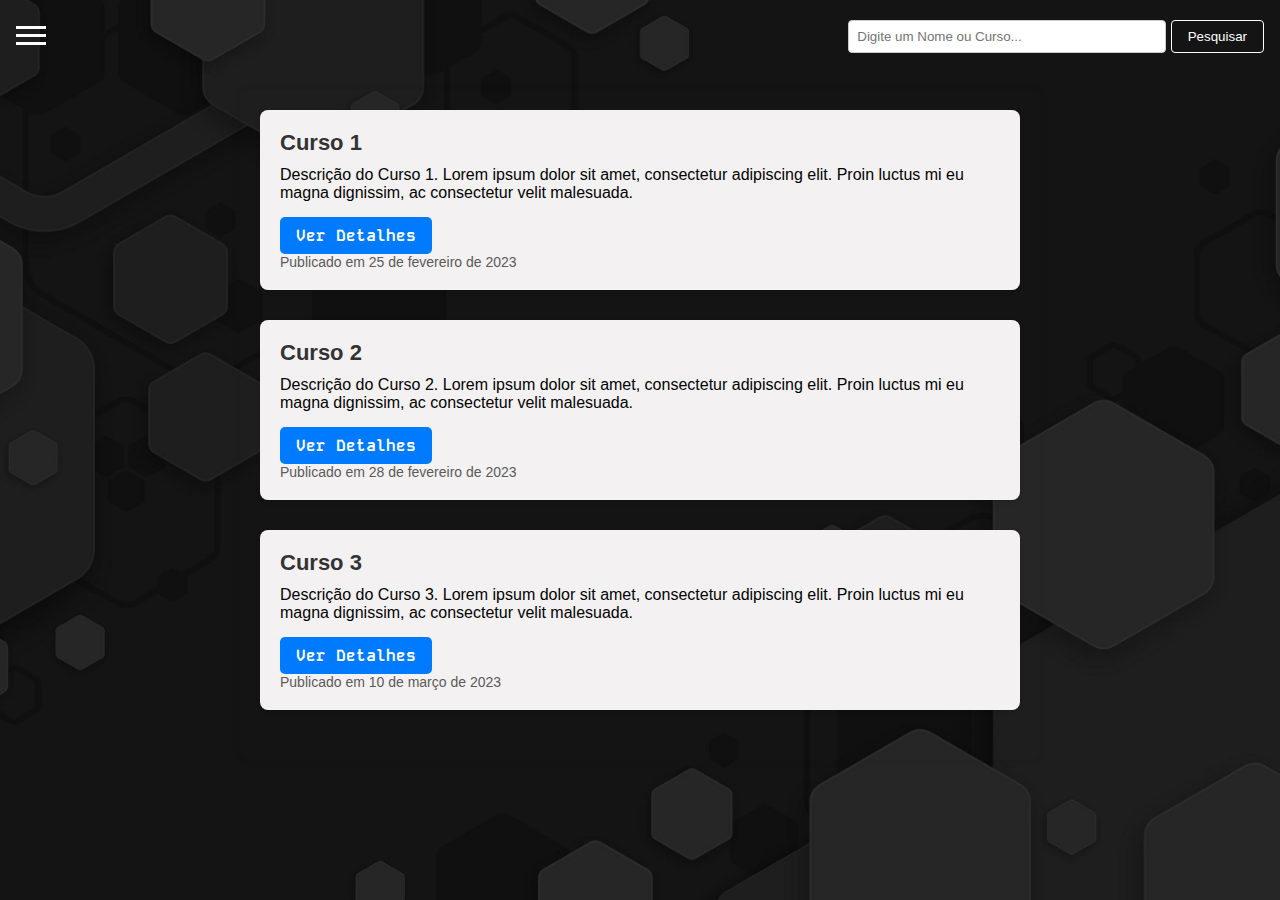
<file: html/consulta.html>
<!DOCTYPE html>
<html lang="pt-br">
<head>
    <meta charset="UTF-8">
    <meta http-equiv="X-UA-Compatible" content="IE=edge">
    <meta name="viewport" content="width=device-width, initial-scale=1.0">
   
    <link rel="shortcut icon" href="../images/html.ico" type="image/x-icon">

    <title>Alterar Aluno</title>
    
    <link rel="stylesheet" href="../css/consulta.css">
    <link rel="stylesheet" href="../css/menu.css"> 
    <link rel="stylesheet" href="../css/searchbox.css">
    
   
    <script defer src="../js/script.js"></script>

</head>
<body class="cadcorpo">
      
          
    <header class="header">
        <div>
            <nav class="nav">
                <button class="burger"></button>
            <ul class="nav-list">
            
                <li><a href="#">Inclusão&gt</a>
                    <div class="sub-menu">
                        <ul>
                            <li> <a href="../html/cadAluno.html">De novo Aluno</a></li>
                            <li> <a href="../html/cadCurso.html">De novo Curso</a></li>
                        </ul>
                    </div>
                </li>
                <li><a href="#">Exclusão&gt</a>
                    <div class="sub-menu">
                        <ul>
                            <li> <a href="../html/excluirAluno.html">De novo Aluno</a></li>
                            <li> <a href="../html/excluirCurso.html">De novo Curso</a></li>
                        </ul>
                    </div>
                </li>
                <li><a href="#">Alteração&gt</a>
                    <div class="sub-menu">
                        <ul>
                            <li> <a href="../html/alterarAluno.html">De novo Aluno</a></li>
                            <li> <a href="../html/alterarCurso.html">De novo Curso</a></li>
                        </ul>
                    </div>
                </li>
                <li><a href="../html/consulta.html">Consulta</a>
                </li>
            </ul>
            </nav>
        </div>
        <div>
            <form action="#" method="post">
                <div class="search-container">
                    <div class="search-box">
                        <input type="text" class="search-input" placeholder="Digite um Nome ou Curso...">
                        <button class="search-button">Pesquisar</button>
                    </div>
            </form>
        </div>
    </header>
          
    

    <div class="container">
        <div class="result">
            <h2 class="result-title">Curso 1</h2>
            <p class="result-description">Descrição do Curso 1. Lorem ipsum dolor sit amet, consectetur adipiscing elit. Proin luctus mi eu magna dignissim, ac consectetur velit malesuada.</p>
            <a href="#" class="result-link">Ver Detalhes</a>
            <p class="result-meta">Publicado em 25 de fevereiro de 2023</p>
        </div>
    
        <div class="result">
            <h2 class="result-title">Curso 2</h2>
            <p class="result-description">Descrição do Curso 2. Lorem ipsum dolor sit amet, consectetur adipiscing elit. Proin luctus mi eu magna dignissim, ac consectetur velit malesuada.</p>
            <a href="#" class="result-link">Ver Detalhes</a>
            <p class="result-meta">Publicado em 28 de fevereiro de 2023</p>
        </div>
    
        <div class="result">
            <h2 class="result-title">Curso 3</h2>
            <p class="result-description">Descrição do Curso 3. Lorem ipsum dolor sit amet, consectetur adipiscing elit. Proin luctus mi eu magna dignissim, ac consectetur velit malesuada.</p>
            <a href="#" class="result-link">Ver Detalhes</a>
            <p class="result-meta">Publicado em 10 de março de 2023</p>
        </div>
    </div>
</div>
        
</body>
</html>
</file>
<file: css/consulta.css>
@font-face{ 
    font-family:minhaFonte;
    src: url(KodeMono-Bold.ttf);
}
body {
    height: 100vh;
    
    font-family: Arial, sans-serif;
    background-color: #f8f9fa;
    margin: 0;
    padding: 0;
    background: url(../images/13107749_5137894.jpg) no-repeat;
    background-position: center;
    background-size: cover;
    background-color: rgb(0 , 0 ,0 );
}
.conteiner0{   
    
    display: block;
    position: absolute;
    top: 50%;
    left: 50%;
    transform: translate(-50%,-50%);
    
}
.container {
    max-width: 800px;
    margin: 20px auto;
    padding: 0 20px;
    box-sizing: border-box;
    max-width: 800px;
    margin: 20px auto;
    padding: 20px;
    background: transparent;
    border-radius: 10px;
    box-shadow: 0 0 10px rgba(0, 0, 0, 0.1);
}

.result {
    margin-bottom: 30px;
    padding: 20px;
    background-color: #f3f1f1;
    border-radius: 8px;
    box-shadow: 0 2px 4px rgba(0, 0, 0, 0.1);
}

.result-title {
    font-size: 22px;
    font-weight: bold;
    color: #333;
    margin-bottom: 10px;
}

.result-description {
    font-size: 16px;
    color: #030303;
    margin-bottom: 15px;
}

.result-link {
    display: inline-block;
    padding: 8px 16px;
    background-color: #007bff;
    color: #ffffff;
    text-decoration: none;
    border-radius: 5px;
    transition: background-color 0.3s ease;
}

.result-link:hover {
    background-color: #2c86e7;
}

.result-meta {
    font-size: 14px;
    color: #5c5a5a;
}
.hidden {
    opacity: 0;
    display: none;
    
}
header{
    display: flex;
    justify-content: space-between;
}
</file>
<file: css/menu.css>
*{
    margin: 0;
    padding: 0;
}
body a {
    font-family: minhaFonte;
    text-decoration: none;
   
}
.header{
    display: flex ;
    justify-content: space-between;
    width: auto;
 
    background:transparent;
    padding-inline: 16px;

}
.nav{
     max-width: 1280px;
     height: 70px;
     margin-inline: left;
     
     display: flex;
     justify-content: space-between;
     align-items: center;
}
.nav-list{
    display: flex;
    gap: 32px;
    list-style: none;
}
.nav-list a{
   font-size: 18px;
   color: rgb(255, 255, 255);
   padding-block: 16px; 
}

.burger{
    display:flex ;
    border: none;
    background: none;
    border-top: 3px solid white;
    cursor: pointer;
}
.burger::before,.burger::after{
    content: " ";
    display: block;
    width: 30px;
    height: 3px;
    background: white;
    margin-top: 5px;
    position: relative;
    transition: 0.3s;
}

.burger{
  display: block;
  z-index: 1;
}

.nav-list{
  position: fixed;
  top: 0;
  left: 0;
  width: 100vw;
  height: 100vh;
  background: rgb(0, 0, 0);
  clip-path: circle(100px  at -10% -15% ); 
  transition: 0.1s ease-out;
  
  flex-direction: column;
  justify-content: space-around;
  align-items: center;
  gap: 0;
  pointer-events: none;
}
.nav.active .nav-list{
  clip-path: circle(1500px  at 50% 15%); 
  pointer-events: all;
}
.nav-list a {
  font-size: 24px;
  opacity: 0;
}
.nav-list li:nth-child(1) a {
  transition: 0.5s 0.05s;
}

.nav-list li:nth-child(2) a {
  transition: 0.5s 0.15s;
}

.nav-list li:nth-child(3) a {
  transition: 0.5s 0.25s;
}
.nav-list li:nth-child(4) a {
  transition: 0.5s 0.35s;
}
.nav.active .nav-list a{
  opacity: 1;
}
.nav.active .burger{
  position: fixed;
  
  border-top-color: transparent;
}
.nav.active .burger::before{
  transform: rotate(135deg);
}
.nav.active .burger::after{
  transform: rotate(-135deg);
  top: -7px;
}
.sub-menu{
  display: none;

} 
nav ul li {
  text-decoration: none;
  margin-top: 15px;
}
nav ul li:hover .sub-menu{
  display: block;
  position: absolute;
  background: rgb(0, 0, 0);
  margin-top: 1px;
  margin-left: -28px;
}
nav ul li:hover .sub-menu ul{
  display: block;
}
nav ul li:hover .sub-menu ul li:hover{
  transition: 0s;
  background-color: white;
  border-radius: 10px;
  & a{
    color: black;
  }
  
}
nav ul li .sub-menu ul li a {

  color: rgb(255, 254, 254);
  transition: color 0.3s ease; 
}
</file>
<file: css/searchbox.css>
.search-container {
    margin-top: 20px;
    display: flex;
    justify-content: center;
}

.search-input {
    padding: 8px;
    border: 1px solid #ccc;
    border-radius: 4px;
    width: 300px;
}

.search-button {
    padding: 8px 16px;
    background: transparent;
    border: 1px solid white;
    color: white;
    border-radius: 4px;
    cursor: pointer;
}

.search-button:hover {
    background-color: #fdfdfd;
    color: black;
}
</file>
